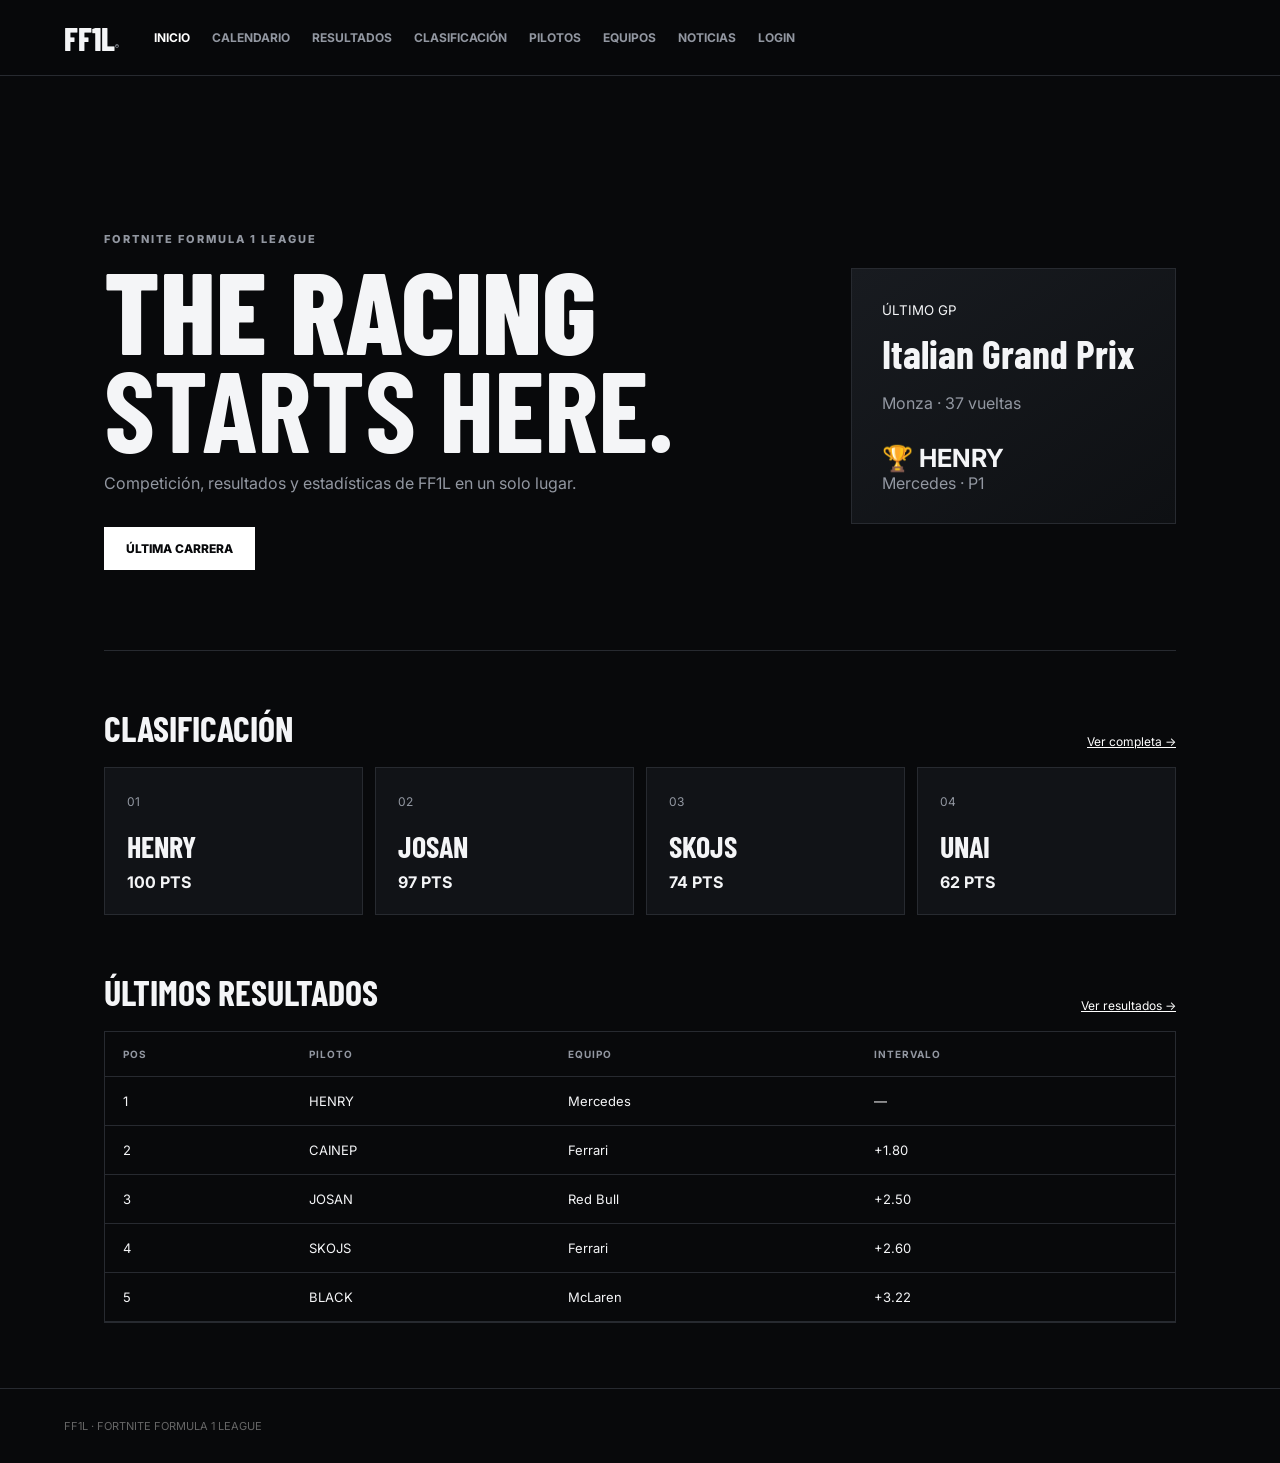
<file: index.html>
<!doctype html><html lang="es"><head><meta charset="utf-8"><meta name="viewport" content="width=device-width,initial-scale=1"><title>FF1L | Home</title><link rel="stylesheet" href="styles.css"></head><body><header><div class="brand">FF1L<span>®</span></div><nav><a class="active" href="index.html">Inicio</a><a href="calendar.html">Calendario</a><a href="results.html">Resultados</a><a href="standings.html">Clasificación</a><a href="drivers.html">Pilotos</a><a href="teams.html">Equipos</a><a href="news.html">Noticias</a><a href="login.html">Login</a></nav></header><main><section class="hero"><div><p class="eyebrow">FORTNITE FORMULA 1 LEAGUE</p><h1>THE RACING<br><b>STARTS HERE.</b></h1><p>Competición, resultados y estadísticas de FF1L en un solo lugar.</p><a class="button" href="results.html">Última carrera</a></div><div class="hero-card"><small>ÚLTIMO GP</small><h2>Italian Grand Prix</h2><p>Monza · 37 vueltas</p><strong>🏆 HENRY</strong><span>Mercedes · P1</span></div></section><section><div class="section-head"><h2>Clasificación</h2><a href="standings.html">Ver completa →</a></div><div class="grid cards"><article><span>01</span><h3>HENRY</h3><b>100 PTS</b></article><article><span>02</span><h3>JOSAN</h3><b>97 PTS</b></article><article><span>03</span><h3>SKOJS</h3><b>74 PTS</b></article><article><span>04</span><h3>UNAI</h3><b>62 PTS</b></article></div></section><section><div class="section-head"><h2>Últimos resultados</h2><a href="results.html">Ver resultados →</a></div><div class="table-wrap"><table><tr><th>POS</th><th>PILOTO</th><th>EQUIPO</th><th>INTERVALO</th></tr><tr><td>1</td><td>HENRY</td><td>Mercedes</td><td>—</td></tr><tr><td>2</td><td>CAINEP</td><td>Ferrari</td><td>+1.80</td></tr><tr><td>3</td><td>JOSAN</td><td>Red Bull</td><td>+2.50</td></tr><tr><td>4</td><td>SKOJS</td><td>Ferrari</td><td>+2.60</td></tr><tr><td>5</td><td>BLACK</td><td>McLaren</td><td>+3.22</td></tr></table></div></section></main><footer>FF1L · Fortnite Formula 1 League</footer></body></html>
</file>
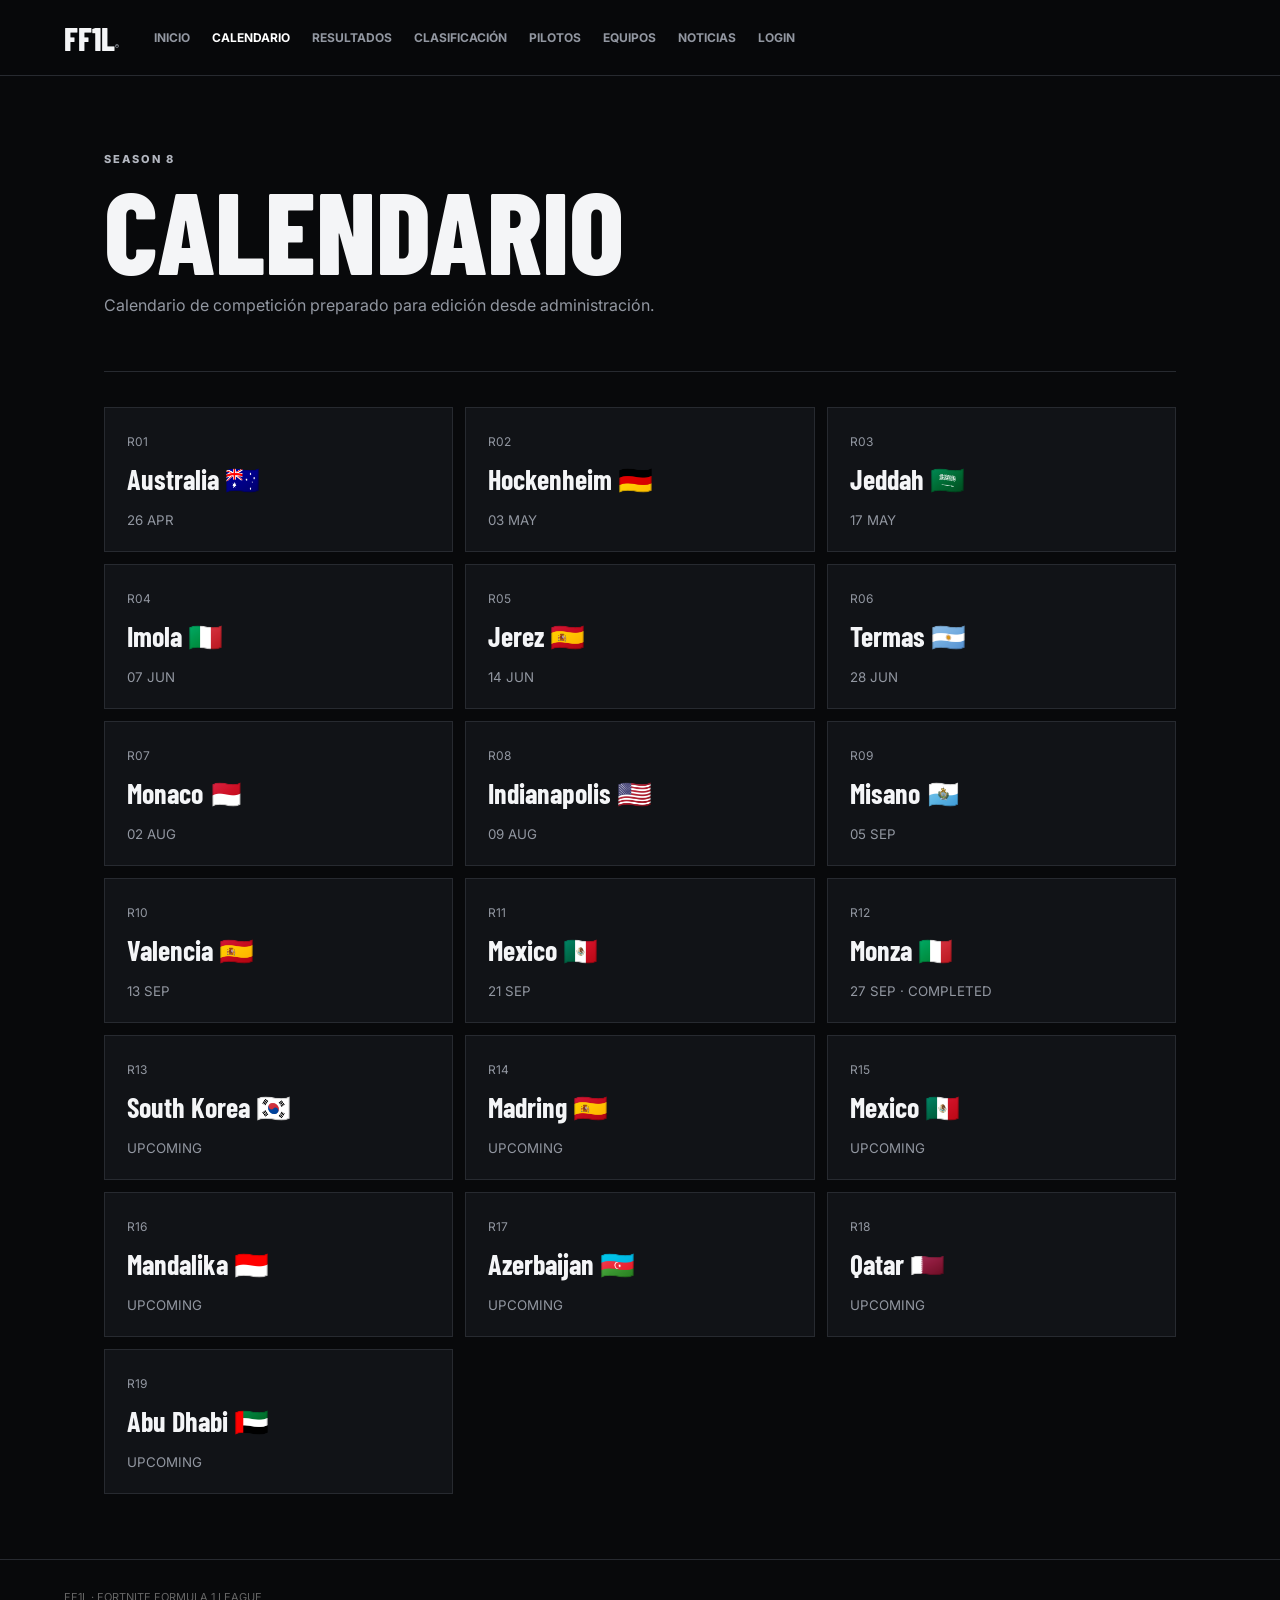
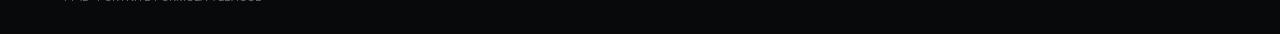
<file: calendar.html>
<!doctype html><html lang="es"><head><meta charset="utf-8"><meta name="viewport" content="width=device-width,initial-scale=1"><title>FF1L | Calendario</title><link rel="stylesheet" href="styles.css"></head><body><header><div class="brand">FF1L<span>®</span></div><nav><a href="index.html">Inicio</a><a class="active" href="calendar.html">Calendario</a><a href="results.html">Resultados</a><a href="standings.html">Clasificación</a><a href="drivers.html">Pilotos</a><a href="teams.html">Equipos</a><a href="news.html">Noticias</a><a href="login.html">Login</a></nav></header><main><div class="page-title"><p class="eyebrow">SEASON 8</p><h1>Calendario</h1><p>Calendario de competición preparado para edición desde administración.</p></div><div class="race-list"><article><span>R01</span><h2>Australia 🇦🇺</h2><small>26 APR</small></article><article><span>R02</span><h2>Hockenheim 🇩🇪</h2><small>03 MAY</small></article><article><span>R03</span><h2>Jeddah 🇸🇦</h2><small>17 MAY</small></article><article><span>R04</span><h2>Imola 🇮🇹</h2><small>07 JUN</small></article><article><span>R05</span><h2>Jerez 🇪🇸</h2><small>14 JUN</small></article><article><span>R06</span><h2>Termas 🇦🇷</h2><small>28 JUN</small></article><article><span>R07</span><h2>Monaco 🇲🇨</h2><small>02 AUG</small></article><article><span>R08</span><h2>Indianapolis 🇺🇸</h2><small>09 AUG</small></article><article><span>R09</span><h2>Misano 🇸🇲</h2><small>05 SEP</small></article><article><span>R10</span><h2>Valencia 🇪🇸</h2><small>13 SEP</small></article><article><span>R11</span><h2>Mexico 🇲🇽</h2><small>21 SEP</small></article><article><span>R12</span><h2>Monza 🇮🇹</h2><small>27 SEP · COMPLETED</small></article><article><span>R13</span><h2>South Korea 🇰🇷</h2><small>UPCOMING</small></article><article><span>R14</span><h2>Madring 🇪🇸</h2><small>UPCOMING</small></article><article><span>R15</span><h2>Mexico 🇲🇽</h2><small>UPCOMING</small></article><article><span>R16</span><h2>Mandalika 🇮🇩</h2><small>UPCOMING</small></article><article><span>R17</span><h2>Azerbaijan 🇦🇿</h2><small>UPCOMING</small></article><article><span>R18</span><h2>Qatar 🇶🇦</h2><small>UPCOMING</small></article><article><span>R19</span><h2>Abu Dhabi 🇦🇪</h2><small>UPCOMING</small></article></div></main><footer>FF1L · Fortnite Formula 1 League</footer></body></html>
</file>
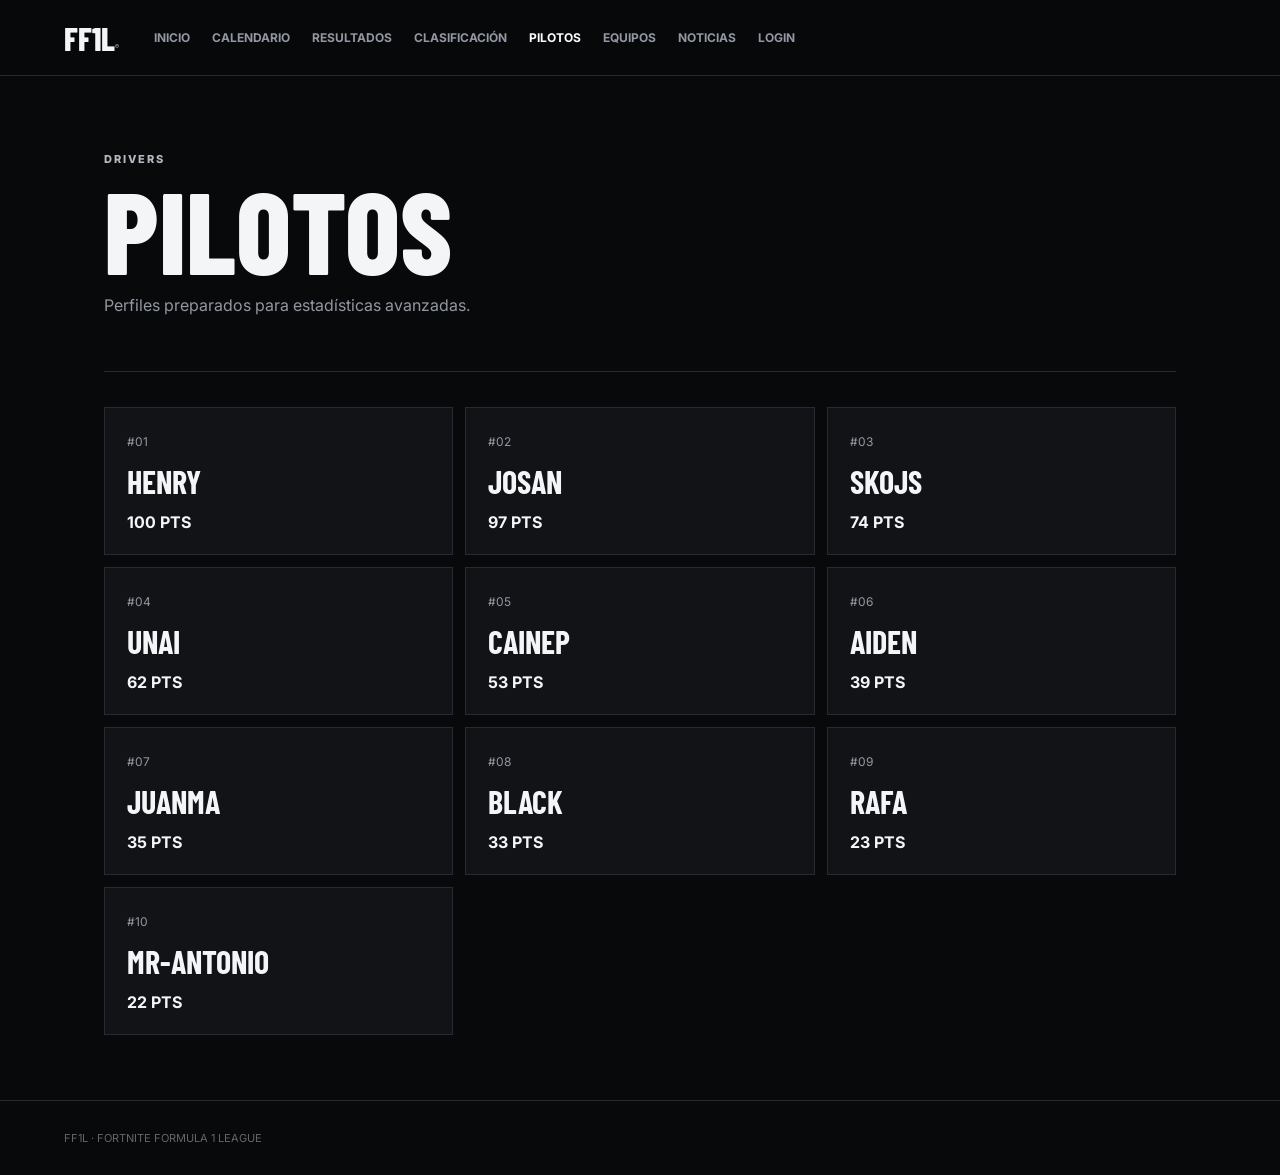
<file: drivers.html>
<!doctype html><html lang="es"><head><meta charset="utf-8"><meta name="viewport" content="width=device-width,initial-scale=1"><title>FF1L | Pilotos</title><link rel="stylesheet" href="styles.css"></head><body><header><div class="brand">FF1L<span>®</span></div><nav><a href="index.html">Inicio</a><a href="calendar.html">Calendario</a><a href="results.html">Resultados</a><a href="standings.html">Clasificación</a><a class="active" href="drivers.html">Pilotos</a><a href="teams.html">Equipos</a><a href="news.html">Noticias</a><a href="login.html">Login</a></nav></header><main><div class="page-title"><p class="eyebrow">DRIVERS</p><h1>Pilotos</h1><p>Perfiles preparados para estadísticas avanzadas.</p></div><div class="grid driver-grid"><article class="driver"><span>#01</span><h2>HENRY</h2><b>100 PTS</b></article><article class="driver"><span>#02</span><h2>JOSAN</h2><b>97 PTS</b></article><article class="driver"><span>#03</span><h2>SKOJS</h2><b>74 PTS</b></article><article class="driver"><span>#04</span><h2>UNAI</h2><b>62 PTS</b></article><article class="driver"><span>#05</span><h2>CAINEP</h2><b>53 PTS</b></article><article class="driver"><span>#06</span><h2>AIDEN</h2><b>39 PTS</b></article><article class="driver"><span>#07</span><h2>JUANMA</h2><b>35 PTS</b></article><article class="driver"><span>#08</span><h2>BLACK</h2><b>33 PTS</b></article><article class="driver"><span>#09</span><h2>RAFA</h2><b>23 PTS</b></article><article class="driver"><span>#10</span><h2>MR-ANTONIO</h2><b>22 PTS</b></article></div></main><footer>FF1L · Fortnite Formula 1 League</footer></body></html>
</file>
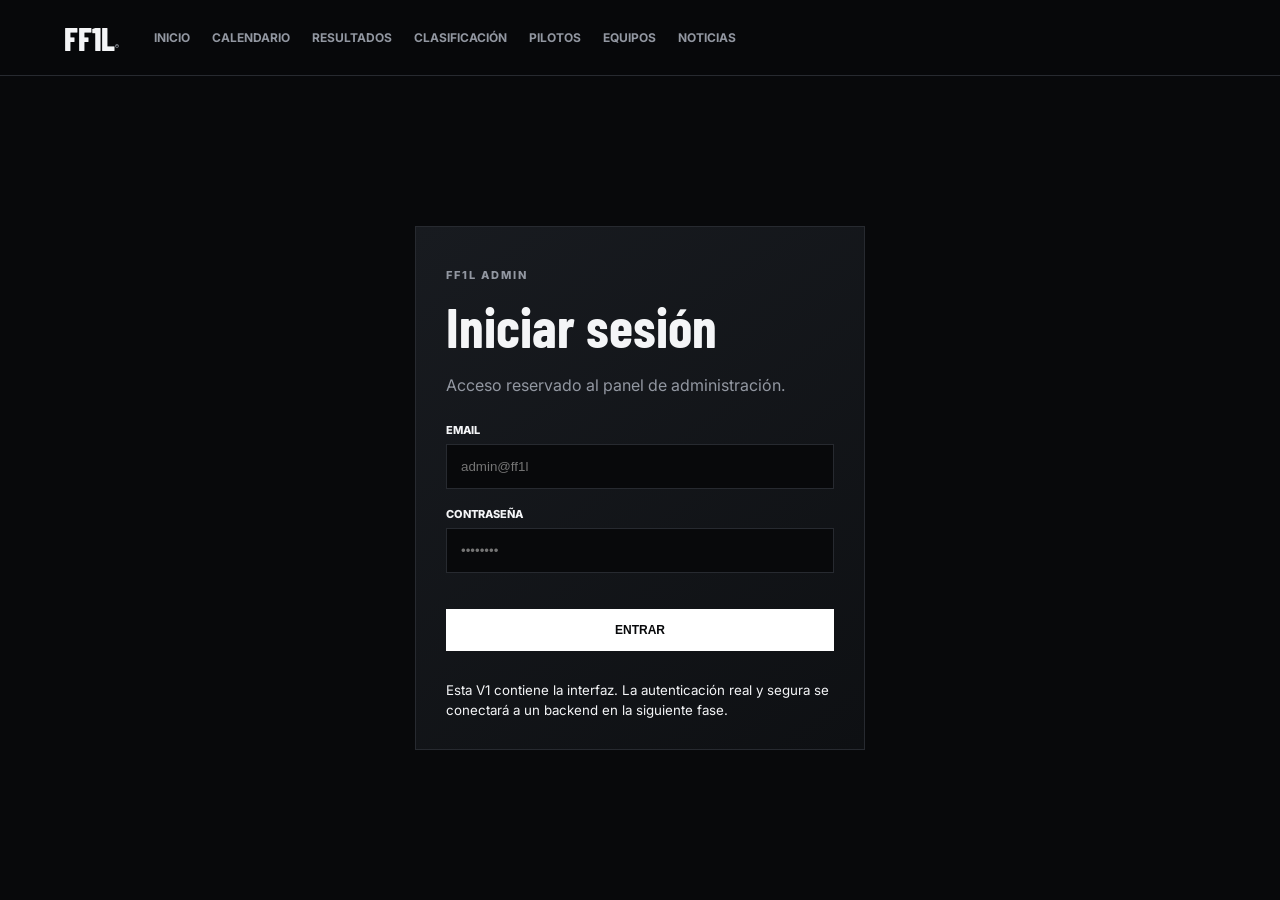
<file: login.html>
<!doctype html><html lang="es"><head><meta charset="utf-8"><meta name="viewport" content="width=device-width,initial-scale=1"><title>FF1L | Login</title><link rel="stylesheet" href="styles.css"></head><body><header><div class="brand">FF1L<span>®</span></div><nav><a href="index.html">Inicio</a><a href="calendar.html">Calendario</a><a href="results.html">Resultados</a><a href="standings.html">Clasificación</a><a href="drivers.html">Pilotos</a><a href="teams.html">Equipos</a><a href="news.html">Noticias</a></nav></header><main class="login-page"><div class="login-card"><p class="eyebrow">FF1L ADMIN</p><h1>Iniciar sesión</h1><p>Acceso reservado al panel de administración.</p><form><label>Email<input type="email" placeholder="admin@ff1l"></label><label>Contraseña<input type="password" placeholder="••••••••"></label><button class="button" type="button">Entrar</button></form><small>Esta V1 contiene la interfaz. La autenticación real y segura se conectará a un backend en la siguiente fase.</small></div></main></body></html>
</file>
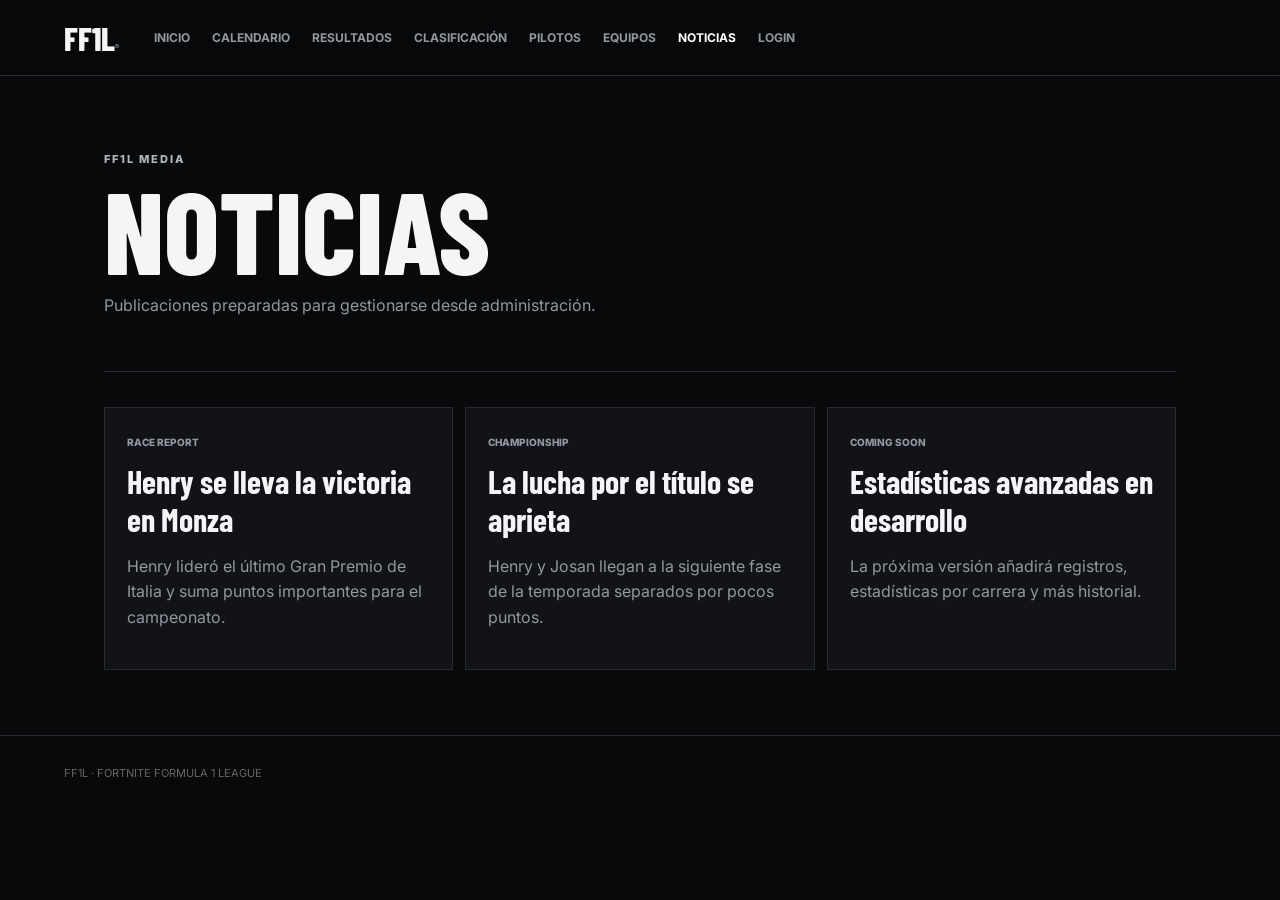
<file: news.html>
<!doctype html><html lang="es"><head><meta charset="utf-8"><meta name="viewport" content="width=device-width,initial-scale=1"><title>FF1L | Noticias</title><link rel="stylesheet" href="styles.css"></head><body><header><div class="brand">FF1L<span>®</span></div><nav><a href="index.html">Inicio</a><a href="calendar.html">Calendario</a><a href="results.html">Resultados</a><a href="standings.html">Clasificación</a><a href="drivers.html">Pilotos</a><a href="teams.html">Equipos</a><a class="active" href="news.html">Noticias</a><a href="login.html">Login</a></nav></header><main><div class="page-title"><p class="eyebrow">FF1L MEDIA</p><h1>Noticias</h1><p>Publicaciones preparadas para gestionarse desde administración.</p></div><div class="grid news-grid"><article class="news"><small>RACE REPORT</small><h2>Henry se lleva la victoria en Monza</h2><p>Henry lideró el último Gran Premio de Italia y suma puntos importantes para el campeonato.</p></article><article class="news"><small>CHAMPIONSHIP</small><h2>La lucha por el título se aprieta</h2><p>Henry y Josan llegan a la siguiente fase de la temporada separados por pocos puntos.</p></article><article class="news"><small>COMING SOON</small><h2>Estadísticas avanzadas en desarrollo</h2><p>La próxima versión añadirá registros, estadísticas por carrera y más historial.</p></article></div></main><footer>FF1L · Fortnite Formula 1 League</footer></body></html>
</file>
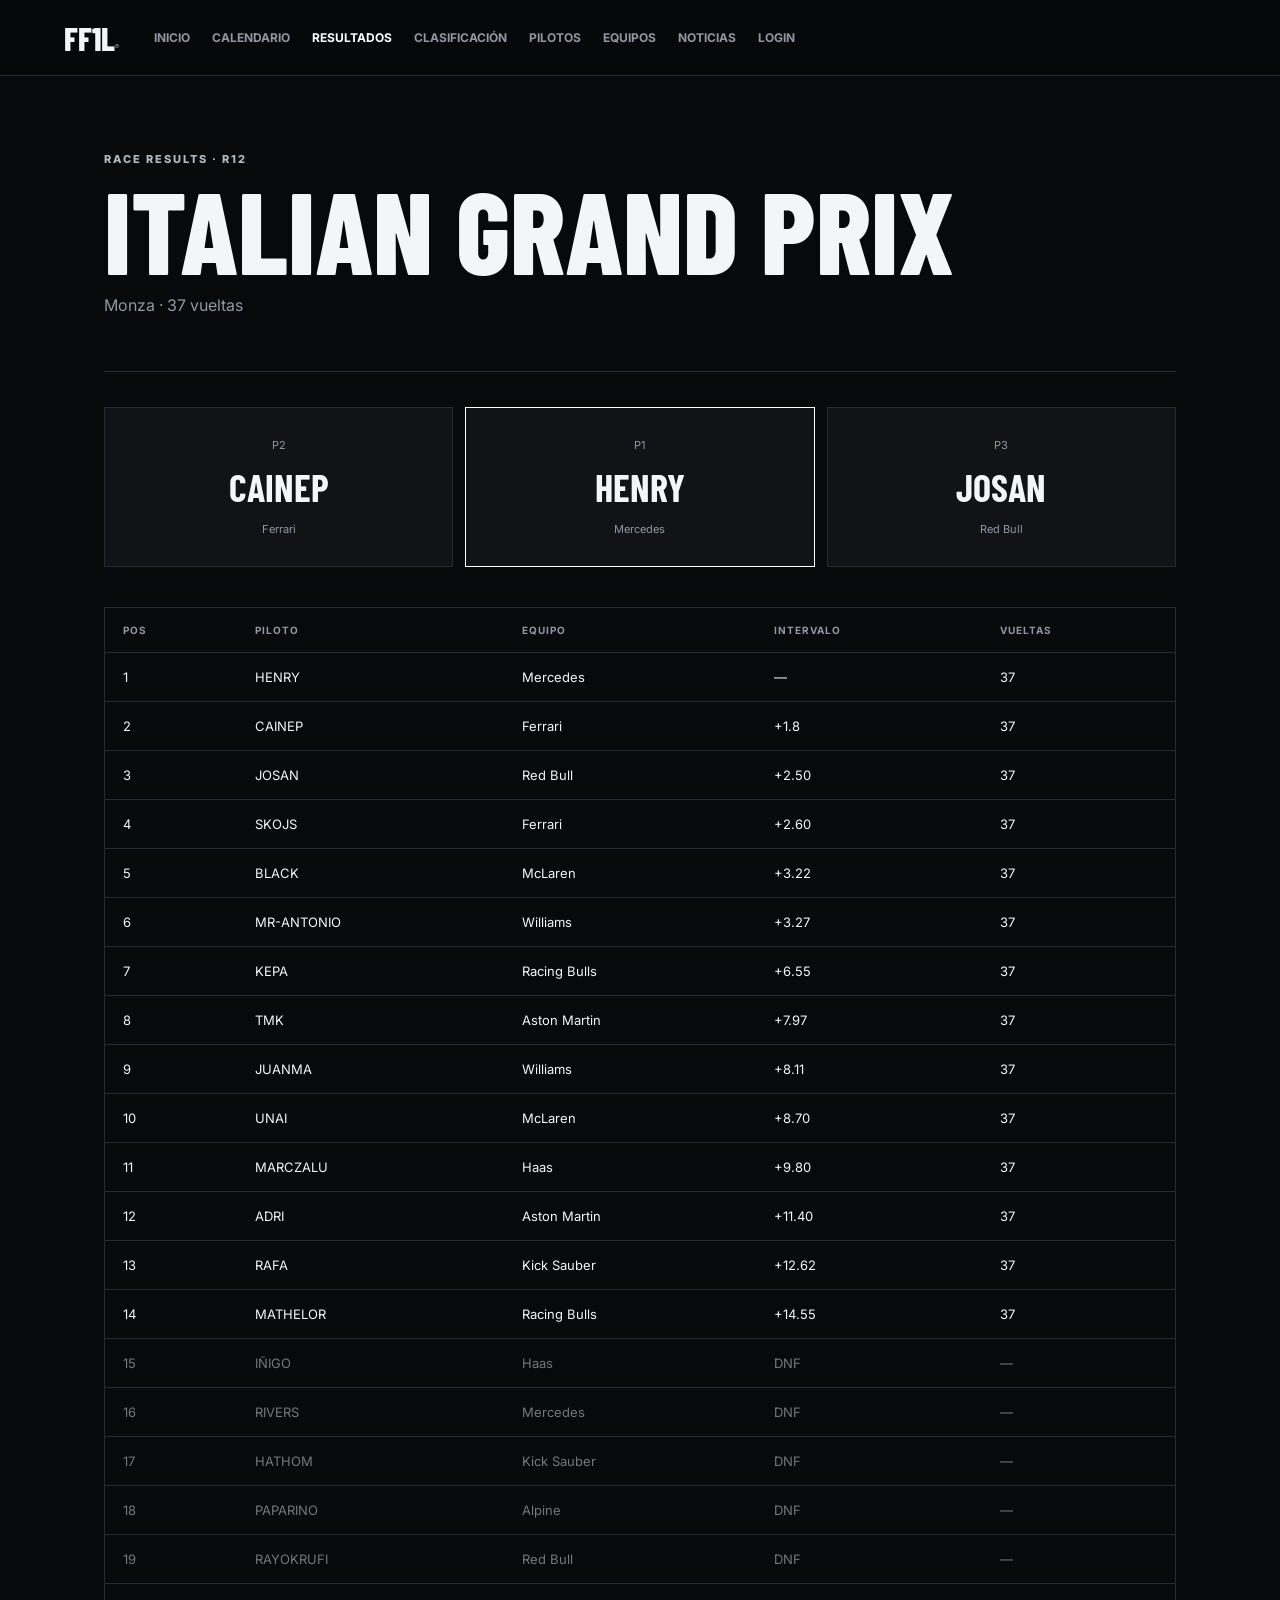
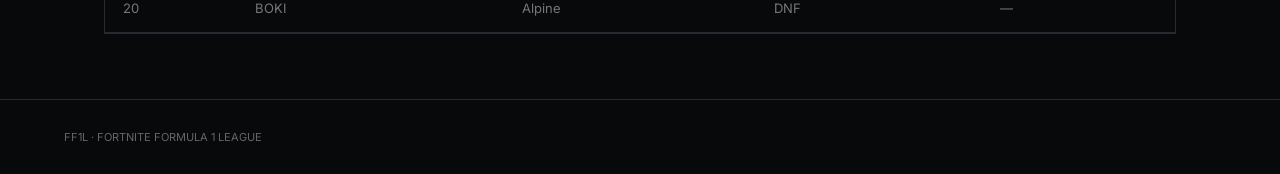
<file: results.html>
<!doctype html><html lang="es"><head><meta charset="utf-8"><meta name="viewport" content="width=device-width,initial-scale=1"><title>FF1L | Resultados</title><link rel="stylesheet" href="styles.css"></head><body><header><div class="brand">FF1L<span>®</span></div><nav><a href="index.html">Inicio</a><a href="calendar.html">Calendario</a><a class="active" href="results.html">Resultados</a><a href="standings.html">Clasificación</a><a href="drivers.html">Pilotos</a><a href="teams.html">Equipos</a><a href="news.html">Noticias</a><a href="login.html">Login</a></nav></header><main><div class="page-title"><p class="eyebrow">RACE RESULTS · R12</p><h1>Italian Grand Prix</h1><p>Monza · 37 vueltas</p></div><div class="podium"><div><small>P2</small><strong>CAINEP</strong><span>Ferrari</span></div><div class="winner"><small>P1</small><strong>HENRY</strong><span>Mercedes</span></div><div><small>P3</small><strong>JOSAN</strong><span>Red Bull</span></div></div><div class="table-wrap"><table><tr><th>POS</th><th>PILOTO</th><th>EQUIPO</th><th>INTERVALO</th><th>VUELTAS</th></tr><tr><td>1</td><td>HENRY</td><td>Mercedes</td><td>—</td><td>37</td></tr><tr><td>2</td><td>CAINEP</td><td>Ferrari</td><td>+1.8</td><td>37</td></tr><tr><td>3</td><td>JOSAN</td><td>Red Bull</td><td>+2.50</td><td>37</td></tr><tr><td>4</td><td>SKOJS</td><td>Ferrari</td><td>+2.60</td><td>37</td></tr><tr><td>5</td><td>BLACK</td><td>McLaren</td><td>+3.22</td><td>37</td></tr><tr><td>6</td><td>MR-ANTONIO</td><td>Williams</td><td>+3.27</td><td>37</td></tr><tr><td>7</td><td>KEPA</td><td>Racing Bulls</td><td>+6.55</td><td>37</td></tr><tr><td>8</td><td>TMK</td><td>Aston Martin</td><td>+7.97</td><td>37</td></tr><tr><td>9</td><td>JUANMA</td><td>Williams</td><td>+8.11</td><td>37</td></tr><tr><td>10</td><td>UNAI</td><td>McLaren</td><td>+8.70</td><td>37</td></tr><tr><td>11</td><td>MARCZALU</td><td>Haas</td><td>+9.80</td><td>37</td></tr><tr><td>12</td><td>ADRI</td><td>Aston Martin</td><td>+11.40</td><td>37</td></tr><tr><td>13</td><td>RAFA</td><td>Kick Sauber</td><td>+12.62</td><td>37</td></tr><tr><td>14</td><td>MATHELOR</td><td>Racing Bulls</td><td>+14.55</td><td>37</td></tr><tr class="dnf"><td>15</td><td>IÑIGO</td><td>Haas</td><td>DNF</td><td>—</td></tr><tr class="dnf"><td>16</td><td>RIVERS</td><td>Mercedes</td><td>DNF</td><td>—</td></tr><tr class="dnf"><td>17</td><td>HATHOM</td><td>Kick Sauber</td><td>DNF</td><td>—</td></tr><tr class="dnf"><td>18</td><td>PAPARINO</td><td>Alpine</td><td>DNF</td><td>—</td></tr><tr class="dnf"><td>19</td><td>RAYOKRUFI</td><td>Red Bull</td><td>DNF</td><td>—</td></tr><tr class="dnf"><td>20</td><td>BOKI</td><td>Alpine</td><td>DNF</td><td>—</td></tr></table></div></main><footer>FF1L · Fortnite Formula 1 League</footer></body></html>
</file>
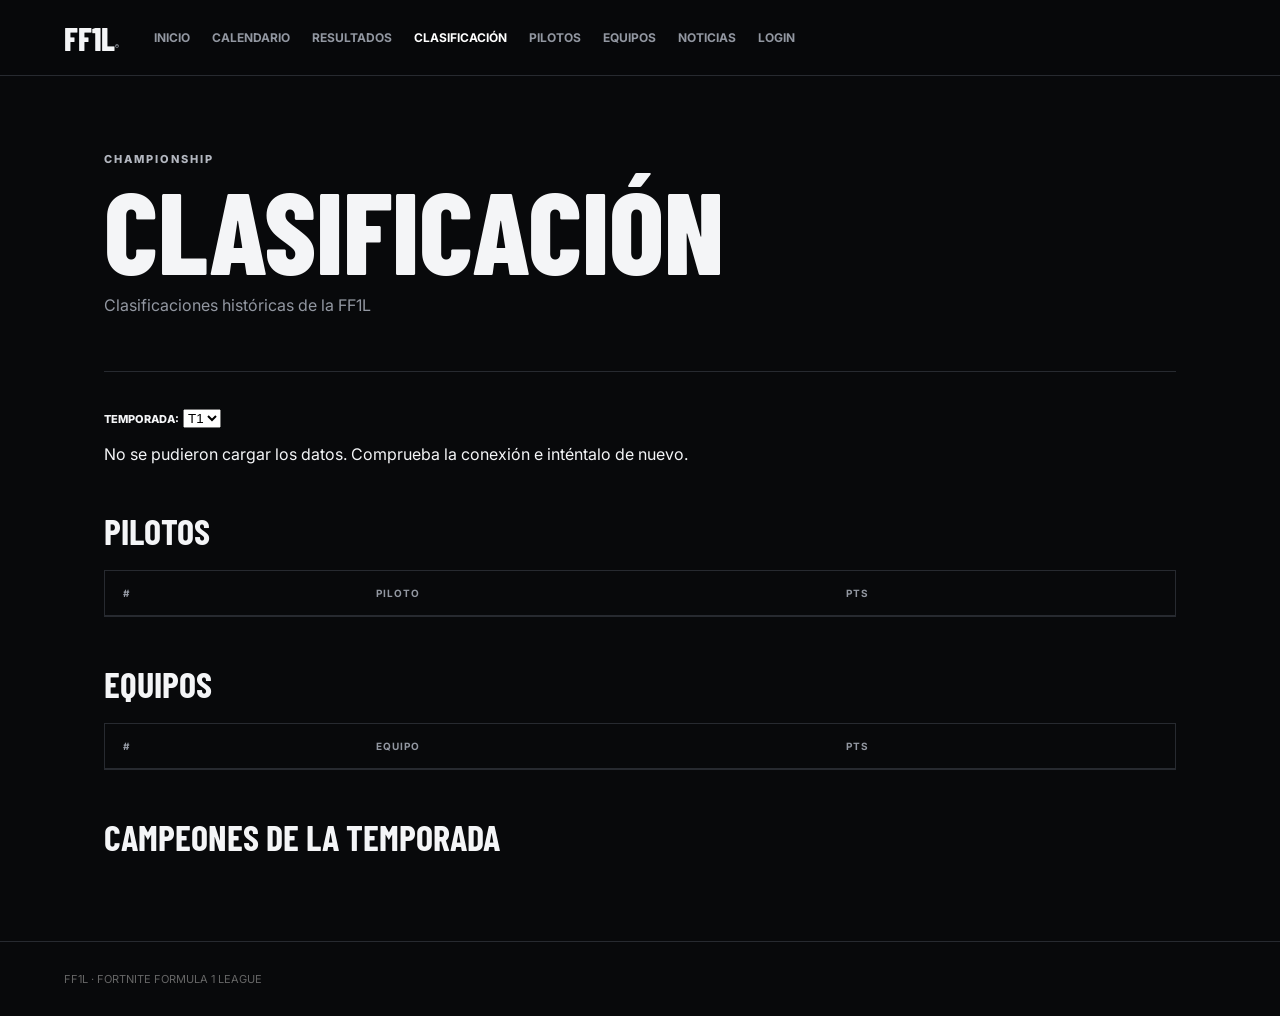
<file: standings.html>
<!doctype html>
<html lang="es">
<head>
  <meta charset="utf-8">
  <meta name="viewport" content="width=device-width,initial-scale=1">
  <title>FF1L | Clasificación</title>
  <link rel="stylesheet" href="styles.css">
</head>
<body>
<header>
  <div class="brand">FF1L<span>®</span></div>
  <nav>
    <a href="index.html">Inicio</a>
    <a href="calendar.html">Calendario</a>
    <a href="results.html">Resultados</a>
    <a class="active" href="standings.html">Clasificación</a>
    <a href="drivers.html">Pilotos</a>
    <a href="teams.html">Equipos</a>
    <a href="news.html">Noticias</a>
    <a href="login.html">Login</a>
  </nav>
</header>

<main>
  <div class="page-title">
    <p class="eyebrow">CHAMPIONSHIP</p>
    <h1>Clasificación</h1>
    <p>Clasificaciones históricas de la FF1L</p>
  </div>

  <section>
    <label for="season-select">Temporada:</label>
    <select id="season-select">
      <option value="t1">T1</option>
      <option value="t2">T2</option>
      <option value="t3">T3</option>
    </select>
    <p id="status" role="status">Cargando clasificación…</p>
  </section>

  <section>
    <h2 class="subhead">Pilotos</h2>
    <div class="table-wrap">
      <table>
        <thead>
          <tr><th>#</th><th>PILOTO</th><th>PTS</th></tr>
        </thead>
        <tbody id="drivers-body"></tbody>
      </table>
    </div>
  </section>

  <section>
    <h2 class="subhead">Equipos</h2>
    <div class="table-wrap">
      <table>
        <thead>
          <tr><th>#</th><th>EQUIPO</th><th>PTS</th></tr>
        </thead>
        <tbody id="teams-body"></tbody>
      </table>
    </div>
  </section>

  <section>
    <h2 class="subhead">Campeones de la temporada</h2>
    <p id="champions"></p>
  </section>
</main>

<footer>FF1L · Fortnite Formula 1 League</footer>

<script>
const DATA_BASE =
  "https://raw.githubusercontent.com/DFGHAJK/FF1L-Website-API/main/data/seasons/";

const seasonSelect = document.getElementById("season-select");
const statusText = document.getElementById("status");
const driversBody = document.getElementById("drivers-body");
const teamsBody = document.getElementById("teams-body");
const championsText = document.getElementById("champions");

function addCell(row, value) {
  const cell = document.createElement("td");
  cell.textContent = value ?? "—";
  row.appendChild(cell);
}

function renderRows(target, items, nameField) {
  target.replaceChildren();

  for (const item of items ?? []) {
    const row = document.createElement("tr");
    addCell(row, item.position);
    addCell(row, item[nameField]);
    addCell(row, item.points);
    target.appendChild(row);
  }
}

async function loadSeason(season) {
  statusText.textContent = "Cargando " + season.toUpperCase() + "…";
  driversBody.replaceChildren();
  teamsBody.replaceChildren();
  championsText.textContent = "";

  try {
    const response = await fetch(DATA_BASE + season + ".json", {
      cache: "no-cache"
    });

    if (!response.ok) {
      throw new Error("No se pudieron descargar los datos.");
    }

    const data = await response.json();

    if (!Array.isArray(data.driver_standings) ||
        !Array.isArray(data.constructor_standings)) {
      throw new Error("El archivo no contiene las clasificaciones esperadas.");
    }

    renderRows(driversBody, data.driver_standings, "driver");
    renderRows(teamsBody, data.constructor_standings, "team");

    championsText.textContent =
      "Pilotos: " + (data.champions?.drivers ?? "Sin datos") +
      " · Equipos: " + (data.champions?.constructors ?? "Sin datos");

    statusText.textContent = "Datos de " + data.season + " cargados.";
  } catch (error) {
    statusText.textContent =
      "No se pudieron cargar los datos. Comprueba la conexión e inténtalo de nuevo.";
    console.error(error);
  }
}

seasonSelect.addEventListener("change", () => {
  loadSeason(seasonSelect.value);
});

loadSeason(seasonSelect.value);
</script>
</body>
</html>
</file>
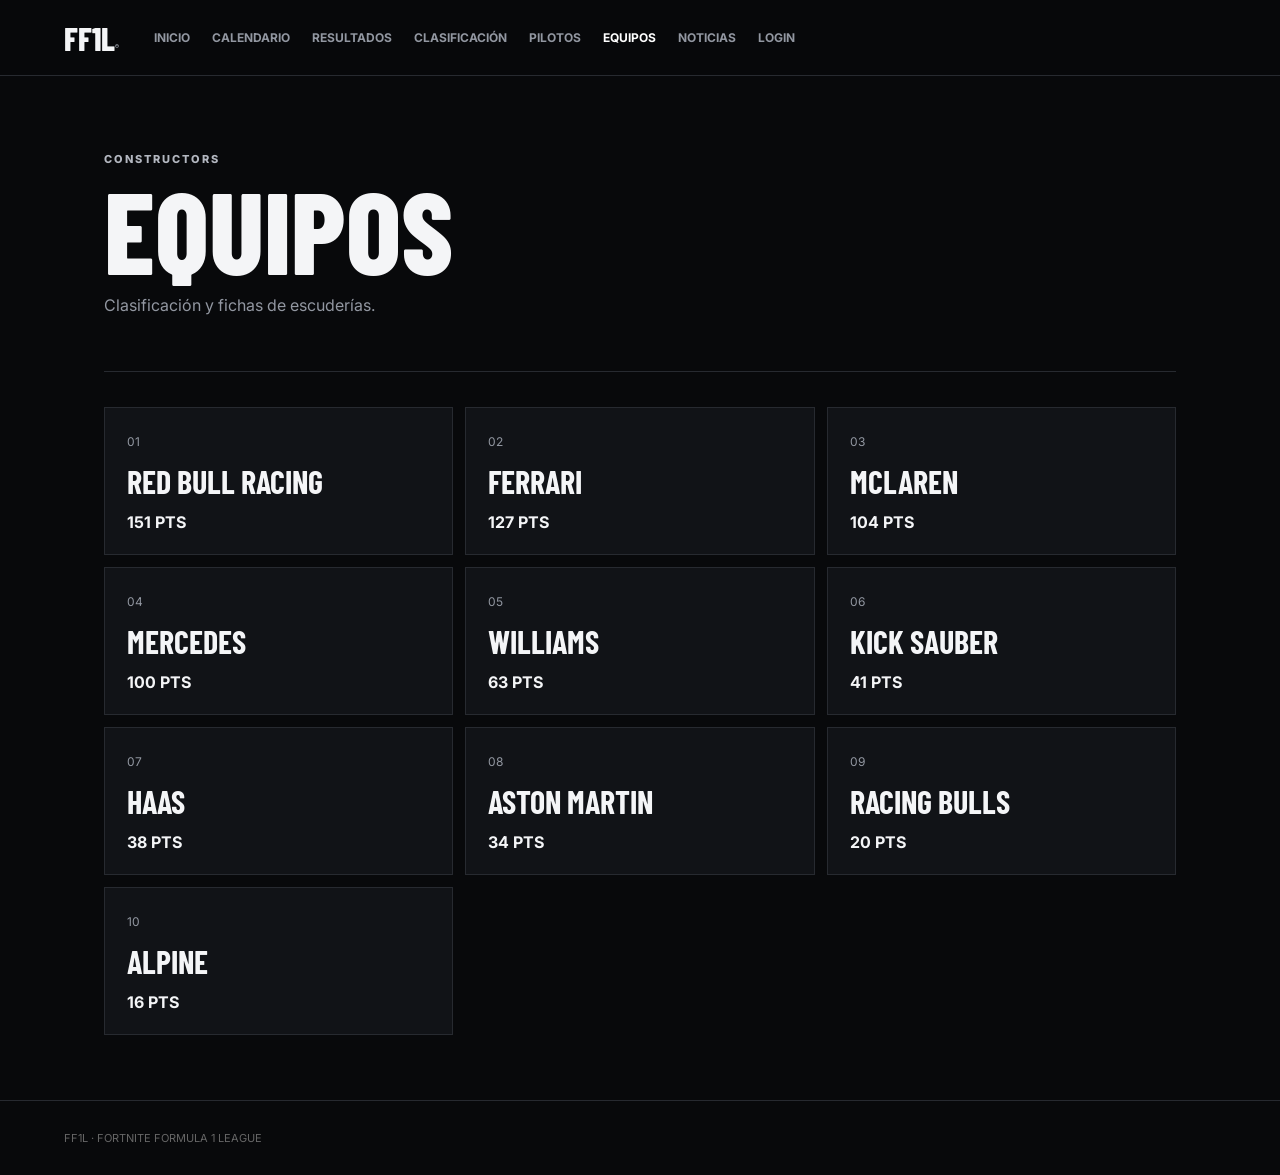
<file: teams.html>
<!doctype html><html lang="es"><head><meta charset="utf-8"><meta name="viewport" content="width=device-width,initial-scale=1"><title>FF1L | Equipos</title><link rel="stylesheet" href="styles.css"></head><body><header><div class="brand">FF1L<span>®</span></div><nav><a href="index.html">Inicio</a><a href="calendar.html">Calendario</a><a href="results.html">Resultados</a><a href="standings.html">Clasificación</a><a href="drivers.html">Pilotos</a><a class="active" href="teams.html">Equipos</a><a href="news.html">Noticias</a><a href="login.html">Login</a></nav></header><main><div class="page-title"><p class="eyebrow">CONSTRUCTORS</p><h1>Equipos</h1><p>Clasificación y fichas de escuderías.</p></div><div class="grid team-grid"><article class="team"><span>01</span><h2>RED BULL RACING</h2><b>151 PTS</b></article><article class="team"><span>02</span><h2>FERRARI</h2><b>127 PTS</b></article><article class="team"><span>03</span><h2>MCLAREN</h2><b>104 PTS</b></article><article class="team"><span>04</span><h2>MERCEDES</h2><b>100 PTS</b></article><article class="team"><span>05</span><h2>WILLIAMS</h2><b>63 PTS</b></article><article class="team"><span>06</span><h2>KICK SAUBER</h2><b>41 PTS</b></article><article class="team"><span>07</span><h2>HAAS</h2><b>38 PTS</b></article><article class="team"><span>08</span><h2>ASTON MARTIN</h2><b>34 PTS</b></article><article class="team"><span>09</span><h2>RACING BULLS</h2><b>20 PTS</b></article><article class="team"><span>10</span><h2>ALPINE</h2><b>16 PTS</b></article></div></main><footer>FF1L · Fortnite Formula 1 League</footer></body></html>
</file>
<file: styles.css>
@import url('https://fonts.googleapis.com/css2?family=Barlow+Condensed:wght@500;600;700;800&family=Inter:wght@400;500;600;700;800&display=swap');:root{--bg:#08090b;--panel:#111317;--line:#272a30;--text:#f4f5f7;--muted:#9297a1}*{box-sizing:border-box}body{margin:0;background:var(--bg);color:var(--text);font-family:Inter,Arial,sans-serif}header{height:76px;border-bottom:1px solid var(--line);display:flex;align-items:center;padding:0 5%;gap:35px;position:sticky;top:0;background:rgba(8,9,11,.96);z-index:5}.brand{font:800 32px 'Barlow Condensed'}.brand span{font-size:9px;color:var(--muted)}nav{display:flex;gap:22px;overflow:auto;white-space:nowrap}nav a{color:var(--muted);text-decoration:none;font-size:12px;font-weight:700;text-transform:uppercase}nav a:hover,nav a.active{color:#fff}main{max-width:1200px;margin:auto;padding:65px 5%}.hero{min-height:510px;display:grid;grid-template-columns:1.5fr .7fr;align-items:center;gap:50px;border-bottom:1px solid var(--line)}.eyebrow{color:#b3b7c0;font-size:11px;font-weight:800;letter-spacing:2px}.hero h1,.page-title h1{font:800 clamp(58px,9vw,115px)/.85 'Barlow Condensed';text-transform:uppercase;margin:15px 0}.hero p,.page-title p:last-child{color:var(--muted)}.button{display:inline-block;margin-top:18px;background:#fff;color:#08090b;border:0;padding:14px 22px;text-decoration:none;font-weight:800;text-transform:uppercase;font-size:12px;cursor:pointer}.hero-card,.login-card{background:linear-gradient(145deg,#181b20,#0e1013);border:1px solid var(--line);padding:30px}.hero-card h2{font:700 40px 'Barlow Condensed';margin:10px 0}.hero-card p,.hero-card span{color:var(--muted);display:block}.hero-card strong{display:block;font-size:25px;margin-top:30px}.section-head{display:flex;justify-content:space-between;align-items:end;margin:55px 0 18px}.section-head h2,.subhead{font:700 36px 'Barlow Condensed';text-transform:uppercase;margin:0}.section-head a{color:#fff;font-size:12px}.grid{display:grid;gap:12px}.cards{grid-template-columns:repeat(4,1fr)}.cards article,.driver,.team,.news,.race-list article{background:var(--panel);border:1px solid var(--line);padding:22px}.cards span,.driver span,.team span,.race-list span{color:var(--muted);font-size:12px}.cards h3{font:700 30px 'Barlow Condensed';margin:18px 0 8px}.table-wrap{overflow:auto;border:1px solid var(--line)}table{width:100%;border-collapse:collapse;min-width:650px}th,td{padding:16px 18px;text-align:left;border-bottom:1px solid var(--line);font-size:13px}th{font-size:10px;color:var(--muted);letter-spacing:1px}.dnf td{color:#777}.page-title{border-bottom:1px solid var(--line);padding-bottom:40px;margin-bottom:35px}.subhead{margin:45px 0 18px}.podium{display:grid;grid-template-columns:repeat(3,1fr);gap:12px;margin-bottom:40px}.podium>div{background:var(--panel);border:1px solid var(--line);padding:30px;text-align:center}.podium .winner{border-color:#fff}.podium small,.podium span{display:block;color:var(--muted);font-size:11px}.podium strong{display:block;font:700 38px 'Barlow Condensed';margin:12px}.race-list{display:grid;grid-template-columns:repeat(3,1fr);gap:12px}.race-list h2{font:700 28px 'Barlow Condensed';margin:12px 0}.race-list small{color:var(--muted)}.driver-grid,.team-grid,.news-grid{grid-template-columns:repeat(3,1fr)}.driver h2,.team h2,.news h2{font:700 32px 'Barlow Condensed';margin:12px 0}.news small{color:var(--muted);font-size:10px;font-weight:800}.news p{color:var(--muted);line-height:1.6}.login-page{min-height:calc(100vh - 76px);display:grid;place-items:center}.login-card{max-width:450px;width:100%}.login-card h1{font:700 55px 'Barlow Condensed';margin:10px 0}.login-card p{color:var(--muted)}form{display:grid;gap:18px;margin:28px 0}label{font-size:11px;font-weight:800;text-transform:uppercase}input{display:block;width:100%;margin-top:7px;background:#08090b;border:1px solid var(--line);padding:14px;color:#fff}footer{border-top:1px solid var(--line);padding:30px 5%;color:#666;font-size:11px;text-transform:uppercase}@media(max-width:800px){header{height:auto;min-height:65px;padding:15px 5%;align-items:flex-start;flex-direction:column;gap:12px}.hero{grid-template-columns:1fr;padding:45px 0}.cards{grid-template-columns:repeat(2,1fr)}.race-list,.driver-grid,.team-grid,.news-grid{grid-template-columns:1fr 1fr}.podium{grid-template-columns:1fr}}@media(max-width:520px){main{padding:40px 4%}.cards,.race-list,.driver-grid,.team-grid,.news-grid{grid-template-columns:1fr}.hero h1{font-size:68px}nav{width:100%;gap:17px}}
</file>
